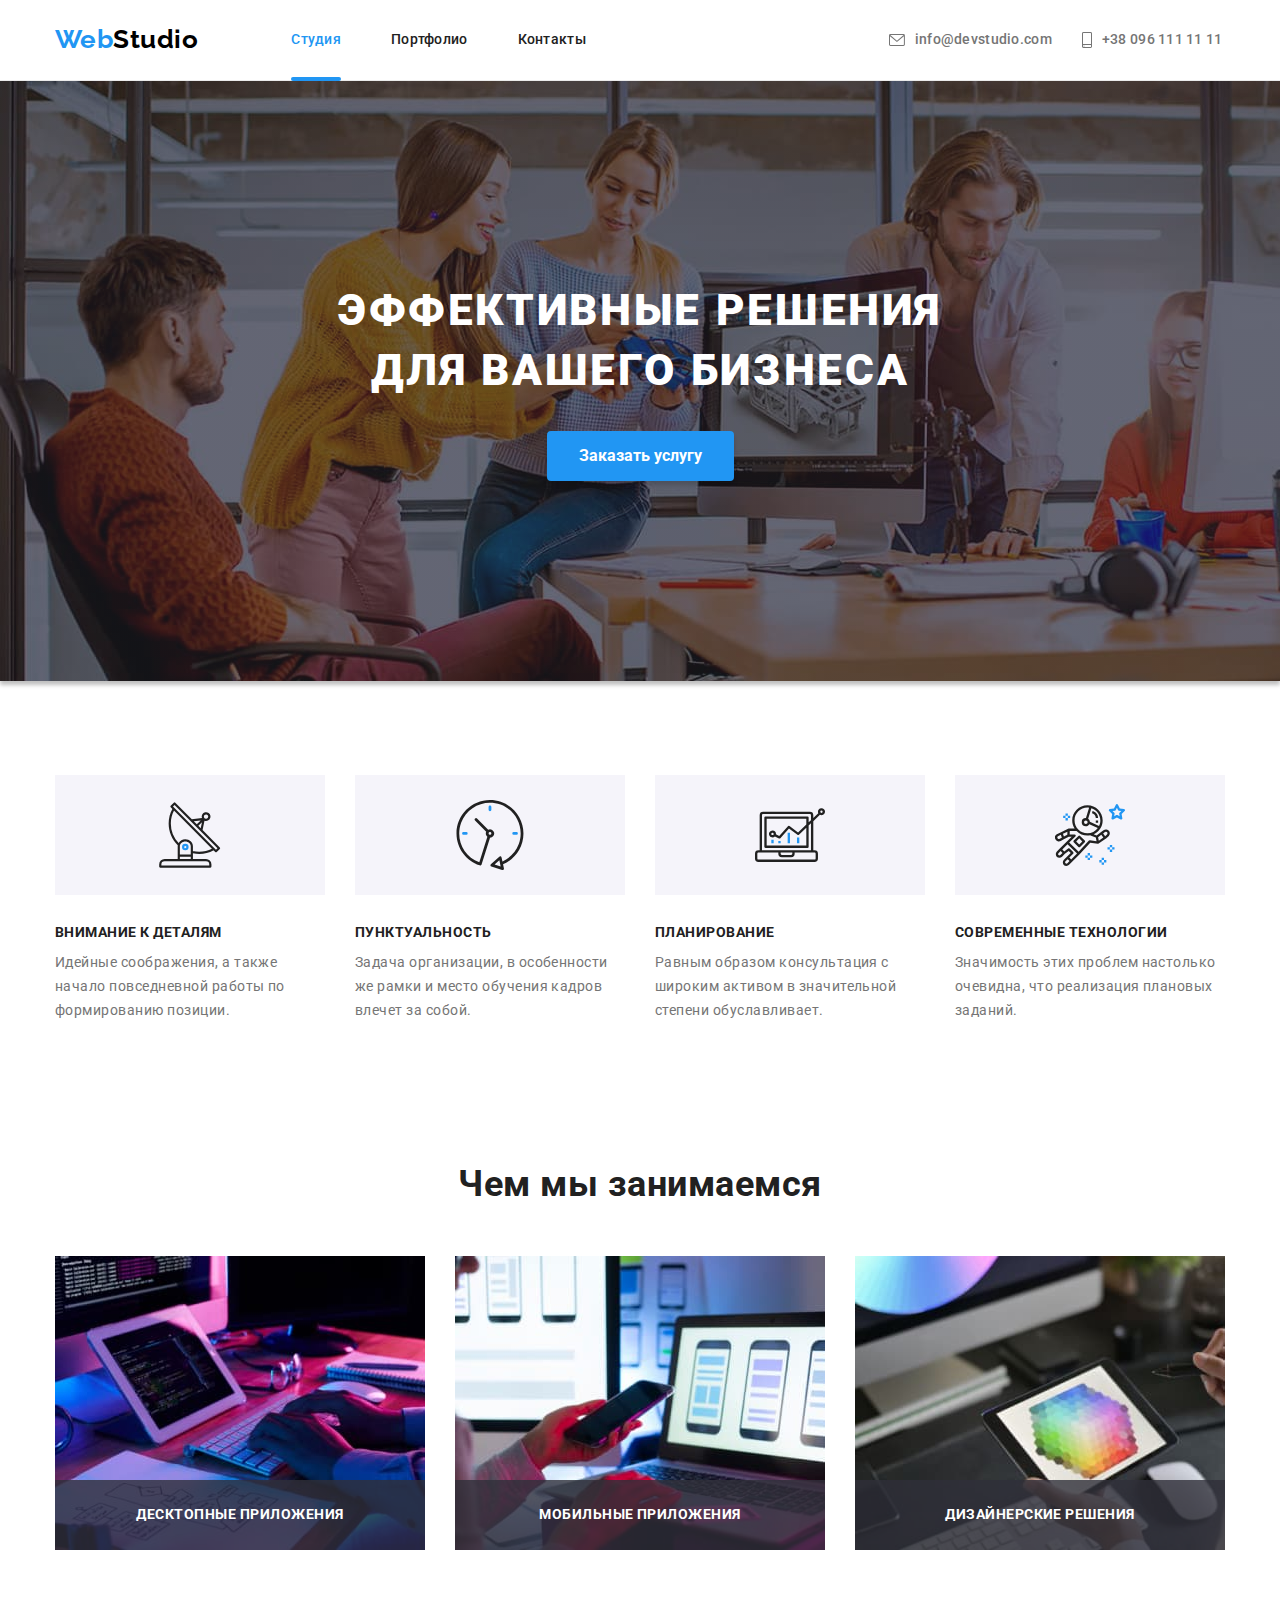
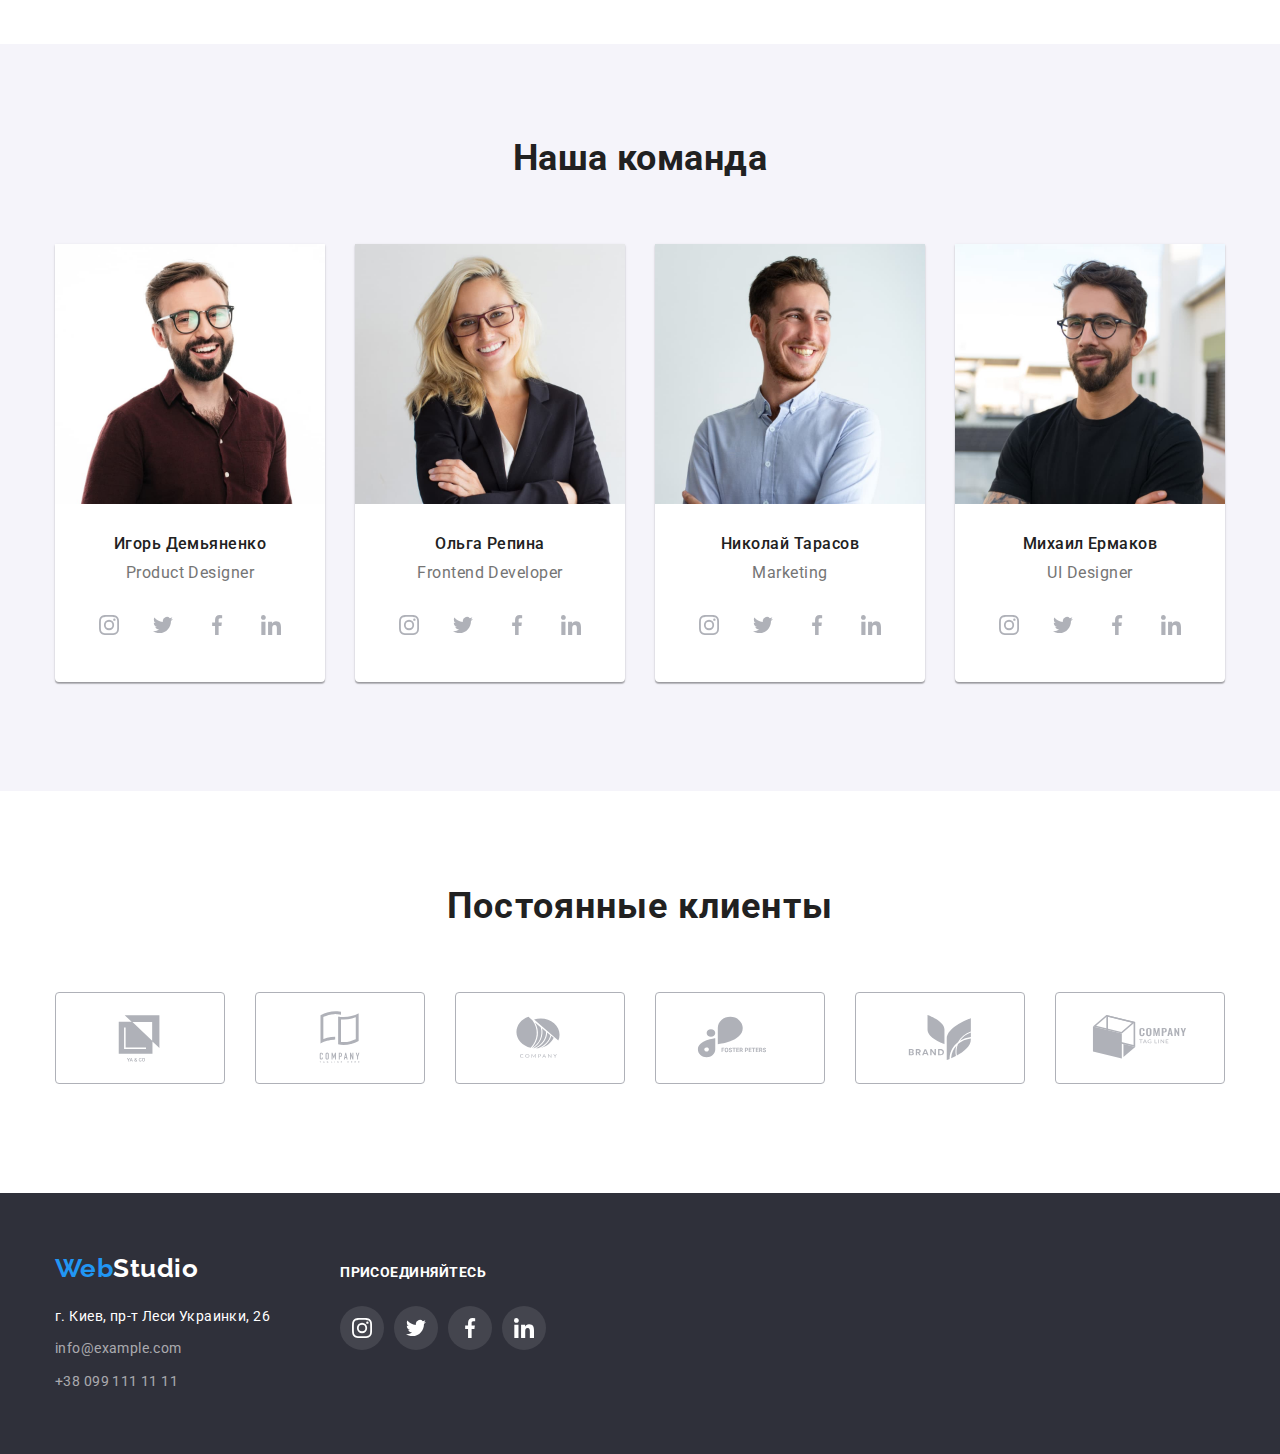
<file: index.html>
<!DOCTYPE html>
<html lang="ru">
  <head>
    <meta charset="UTF-8" />
    <meta http-equiv="X-UA-Compatible" content="IE=edge" />
    <meta name="viewport" content="width=device-width, initial-scale=1.0" />
    <title>Document</title>
    <link rel="preconnect" href="https://fonts.googleapis.com" />
    <link rel="preconnect" href="https://fonts.gstatic.com" crossorigin />
    <link
      href="https://fonts.googleapis.com/css2?family=Raleway:wght@700&family=Roboto:wght@400;500;700;900&display=swap"
      rel="stylesheet"
    />
    <link
      rel="stylesheet"
      href="https://cdnjs.cloudflare.com/ajax/libs/modern-normalize/1.1.0/modern-normalize.min.css"
      integrity="sha512-wpPYUAdjBVSE4KJnH1VR1HeZfpl1ub8YT/NKx4PuQ5NmX2tKuGu6U/JRp5y+Y8XG2tV+wKQpNHVUX03MfMFn9Q=="
      crossorigin="anonymous"
      referrerpolicy="no-referrer"
    />
    <link rel="stylesheet" href="./css/styles.css" />
  </head>

  <body>
    <!--Шапка сайта-->

    <header class="header">
      <div class="container">
        <div class="container-header">
          <a href="./index.html" class="logo"><span class="accent">Web</span>Studio </a>
          <nav class="header-nav">
            <ul class="header-site-nav list">
              <li class="header-site-nav-item">
                <a href="./index.html" class="header-site-link link current">Студия</a>
              </li>
              <li class="header-site-nav-item">
                <a href="./portfolio.html" class="header-site-link link">Портфолио</a>
              </li>
              <li class="header-site-nav-item">
                <a href="" class="link">Контакты</a>
              </li>
            </ul>
          </nav>

          <!--Контакты компании-->

          <ul class="header-contact-nav list">
            <li class="header-contact-nav-item">
              <a href="mailto:info@devstudio.com" class="header-contact-link link">
                <svg class="header-envelope-icon" width="16px" height="12px">
                  <use href="./images/icons.svg#icon-envelope"></use></svg
                >info@devstudio.com</a
              >
            </li>
            <li class="header-contact-nav-item">
              <a href="tel:+380961111111" class="header-contact-link link">
                <svg class="header-smartphone-icon" width="10px" height="16px">
                  <use href="./images/icons.svg#icon-smartphone"></use></svg
                >+38 096 111 11 11</a
              >
            </li>
          </ul>
        </div>
      </div>
    </header>

    <main>
      <!--Герой-->

      <section class="section">
        <div class="container-hero">
          <h1 class="hero-title">Эффективные решения для вашего бизнеса</h1>
          <button data-modal-open type="button" class="hero-button">Заказать услугу</button>
        </div>
      </section>

      <!--Наши преимущества-->

      <section class="section">
        <div class="container container-advantage">
          <ul class="advantage-list list">
            <li class="advantage-list-item">
              <div class="advantage-list-item-container">
                <svg class="advantage-list-icon" width="65.32px" height="70px">
                  <use href="./images/icons.svg#icon-antenna1"></use>
                </svg>
              </div>
              <h3 class="advantage-list-title">Внимание к деталям</h3>
              <p class="advantage-list-text">
                Идейные соображения, а также начало повседневной работы по формированию позиции.
              </p>
            </li>
            <li class="advantage-list-item">
              <div class="advantage-list-item-container">
                <svg class="advantage-list-icon" width="70px" height="70px">
                  <use href="./images/icons.svg#icon-clock1"></use>
                </svg>
              </div>
              <h3 class="advantage-list-title">Пунктуальность</h3>
              <p class="advantage-list-text">
                Задача организации, в особенности же рамки и место обучения кадров влечет за собой.
              </p>
            </li>
            <li class="advantage-list-item">
              <div class="advantage-list-item-container">
                <svg class="advantage-list-icon" width="70px" height="70px">
                  <use href="./images/icons.svg#icon-diagram1"></use>
                </svg>
              </div>
              <h3 class="advantage-list-title">Планирование</h3>
              <p class="advantage-list-text">
                Равным образом консультация с широким активом в значительной степени обуславливает.
              </p>
            </li>
            <li class="advantage-list-item">
              <div class="advantage-list-item-container">
                <svg class="advantage-list-icon" width="70px" height="70px">
                  <use href="./images/icons.svg#icon-astronaut1"></use>
                </svg>
              </div>
              <h3 class="advantage-list-title">Современные технологии</h3>
              <p class="advantage-list-text">
                Значимость этих проблем настолько очевидна, что реализация плановых заданий.
              </p>
            </li>
          </ul>
        </div>
      </section>

      <!--Сфера предоставления услуг компании-->

      <section class="section">
        <div class="container">
          <div class="container-service">
            <h2 class="service-title">Чем мы занимаемся</h2>
            <ul class="service-list list">
              <li class="service-list-item">
                <div class="service-item-thumb">
                  <img
                    class="service-image"
                    src="./images/box1.jpg"
                    alt="Работа с приложениями компьютера"
                    width="370"
                    height="294"
                  />
                  <p class="service-item-text">Десктопные приложения</p>
                </div>
              </li>
              <li class="service-list-item">
                <div class="service-item-thumb">
                  <img
                    class="service-image"
                    src="./images/img2.jpg"
                    alt="Работа с приложениями телефонов"
                    width="370"
                    height="294"
                  />
                  <p class="service-item-text">Мобильные приложения</p>
                </div>
              </li>
              <li class="service-list-item">
                <div class="service-item-thumb">
                  <img
                    class="service-image"
                    src="./images/box3.jpg"
                    alt="Работа с приложениями планшетов"
                    width="370"
                    height="294"
                  />
                  <p class="service-item-text">Дизайнерские решения</p>
                </div>
              </li>
            </ul>
          </div>
        </div>
      </section>

      <!--Команда компании-->

      <section class="section container-staff">
        <div class="container">
          <h2 class="staff-title">Наша команда</h2>
          <ul class="staff-list list">
            <li class="staff-list-item">
              <img
                src="./images/staff1.jpg"
                class="staff-image"
                alt="Product Designer"
                width="270"
                height="260"
              />
              <div class="container-staff-list">
                <h3 class="staff-list-title">Игорь Демьяненко</h3>
                <p class="staff-list-text">Product Designer</p>
                <ul class="networks-staff-list list">
                  <li class="networks-staff-list-item">
                    <a
                      href=""
                      class="networks-staff-list-link link"
                      aria-label="Instagram"
                      target="_blank"
                      rel="noopener norferrer"
                    >
                      <svg class="staff-list-icon" width="20px" height="20px">
                        <use href="./images/icons.svg#icon-instagram1"></use>
                      </svg>
                    </a>
                  </li>
                  <li class="networks-staff-list-item">
                    <a
                      href=""
                      class="networks-staff-list-link link"
                      aria-label="Twitter"
                      target="_blank"
                      rel="noopener norferrer"
                    >
                      <svg class="staff-list-icon" width="20px" height="20px">
                        <use href="./images/icons.svg#icon-twitter1"></use>
                      </svg>
                    </a>
                  </li>
                  <li class="networks-staff-list-item">
                    <a
                      href=""
                      class="networks-staff-list-link link"
                      aria-label="Facebook"
                      target="_blank"
                      rel="noopener norferrer"
                    >
                      <svg class="staff-list-icon" width="20px" height="20px">
                        <use href="./images/icons.svg#icon-facebook1"></use>
                      </svg>
                    </a>
                  </li>
                  <li class="networks-staff-list-item">
                    <a
                      href=""
                      class="networks-staff-list-link link"
                      aria-label="Linkedin"
                      target="_blank"
                      rel="noopener norferrer"
                    >
                      <svg class="staff-list-icon" width="20px" height="20px">
                        <use href="./images/icons.svg#icon-linkedin1"></use>
                      </svg>
                    </a>
                  </li>
                </ul>
              </div>
            </li>
            <li class="staff-list-item">
              <img
                src="./images/staff2.jpg"
                class="staff-image"
                alt="Frontend Developer"
                width="270"
                height="260"
              />
              <div class="container-staff-list">
                <h3 class="staff-list-title">Ольга Репина</h3>
                <p class="staff-list-text">Frontend Developer</p>
                <ul class="networks-staff-list list">
                  <li class="networks-staff-list-item">
                    <a
                      href=""
                      class="networks-staff-list-link link"
                      aria-label="Instagram"
                      target="_blank"
                      rel="noopener norferrer"
                    >
                      <svg class="staff-list-icon" width="20px" height="20px">
                        <use href="./images/icons.svg#icon-instagram1"></use>
                      </svg>
                    </a>
                  </li>
                  <li class="networks-staff-list-item">
                    <a
                      href=""
                      class="networks-staff-list-link link"
                      aria-label="Twitter"
                      target="_blank"
                      rel="noopener norferrer"
                    >
                      <svg class="staff-list-icon" width="20px" height="20px">
                        <use href="./images/icons.svg#icon-twitter1"></use>
                      </svg>
                    </a>
                  </li>
                  <li class="networks-staff-list-item">
                    <a
                      href=""
                      class="networks-staff-list-link link"
                      aria-label="Facebook"
                      target="_blank"
                      rel="noopener norferrer"
                    >
                      <svg class="staff-list-icon" width="20px" height="20px">
                        <use href="./images/icons.svg#icon-facebook1"></use>
                      </svg>
                    </a>
                  </li>
                  <li class="networks-staff-list-item">
                    <a
                      href=""
                      class="networks-staff-list-link link"
                      aria-label="Linkedin"
                      target="_blank"
                      rel="noopener norferrer"
                    >
                      <svg class="staff-list-icon" width="20px" height="20px">
                        <use href="./images/icons.svg#icon-linkedin1"></use>
                      </svg>
                    </a>
                  </li>
                </ul>
              </div>
            </li>
            <li class="staff-list-item">
              <img
                src="./images/staff3.jpg"
                class="staff-image"
                alt="Marketing"
                width="270"
                height="260"
              />
              <div class="container-staff-list">
                <h3 class="staff-list-title">Николай Тарасов</h3>
                <p class="staff-list-text">Marketing</p>
                <ul class="networks-staff-list list">
                  <li class="networks-staff-list-item">
                    <a
                      href=""
                      class="networks-staff-list-link link"
                      aria-label="Instagram"
                      target="_blank"
                      rel="noopener norferrer"
                    >
                      <svg class="staff-list-icon" width="20px" height="20px">
                        <use href="./images/icons.svg#icon-instagram1"></use>
                      </svg>
                    </a>
                  </li>
                  <li class="networks-staff-list-item">
                    <a
                      href=""
                      class="networks-staff-list-link link"
                      aria-label="Twitter"
                      target="_blank"
                      rel="noopener norferrer"
                    >
                      <svg class="staff-list-icon" width="20px" height="20px">
                        <use href="./images/icons.svg#icon-twitter1"></use>
                      </svg>
                    </a>
                  </li>
                  <li class="networks-staff-list-item">
                    <a
                      href=""
                      class="networks-staff-list-link link"
                      aria-label="Facebook"
                      target="_blank"
                      rel="noopener norferrer"
                    >
                      <svg class="staff-list-icon" width="20px" height="20px">
                        <use href="./images/icons.svg#icon-facebook1"></use>
                      </svg>
                    </a>
                  </li>
                  <li class="networks-staff-list-item">
                    <a
                      href=""
                      class="networks-staff-list-link link"
                      aria-label="Linkedin"
                      target="_blank"
                      rel="noopener norferrer"
                    >
                      <svg class="staff-list-icon" width="20px" height="20px">
                        <use href="./images/icons.svg#icon-linkedin1"></use>
                      </svg>
                    </a>
                  </li>
                </ul>
              </div>
            </li>
            <li class="staff-list-item">
              <img
                src="./images/staff4.jpg"
                class="staff-image"
                alt="UI Designer"
                width="270"
                height="260"
              />
              <div class="container-staff-list">
                <h3 class="staff-list-title">Михаил Ермаков</h3>
                <p class="staff-list-text">UI Designer</p>
                <ul class="networks-staff-list list">
                  <li class="networks-staff-list-item">
                    <a
                      href=""
                      class="networks-staff-list-link link"
                      aria-label="Instagram"
                      target="_blank"
                      rel="noopener norferrer"
                    >
                      <svg class="staff-list-icon" width="20px" height="20px">
                        <use href="./images/icons.svg#icon-instagram1"></use>
                      </svg>
                    </a>
                  </li>
                  <li class="networks-staff-list-item">
                    <a
                      href=""
                      class="networks-staff-list-link link"
                      aria-label="Twitter"
                      target="_blank"
                      rel="noopener norferrer"
                    >
                      <svg class="staff-list-icon" width="20px" height="20px">
                        <use href="./images/icons.svg#icon-twitter1"></use>
                      </svg>
                    </a>
                  </li>
                  <li class="networks-staff-list-item">
                    <a
                      href=""
                      class="networks-staff-list-link link"
                      aria-label="Facebook"
                      target="_blank"
                      rel="noopener norferrer"
                    >
                      <svg class="staff-list-icon" width="20px" height="20px">
                        <use href="./images/icons.svg#icon-facebook1"></use>
                      </svg>
                    </a>
                  </li>
                  <li class="networks-staff-list-item">
                    <a
                      href=""
                      class="networks-staff-list-link link"
                      aria-label="Linkedin"
                      target="_blank"
                      rel="noopener norferrer"
                    >
                      <svg class="staff-list-icon" width="20px" height="20px">
                        <use href="./images/icons.svg#icon-linkedin1"></use>
                      </svg>
                    </a>
                  </li>
                </ul>
              </div>
            </li>
          </ul>
        </div>
      </section>

      <!-------------!!! Постійні Клієнти !!! -------->

      <section class="section permanent-clients-container">
        <div class="container">
          <h2 class="permanent-clients-title">Постоянные клиенты</h2>
          <ul class="permanent-clients-list list">
            <li class="permanent-clients-list-item">
              <a
                href=""
                class="permanent-clients-list-link link"
                target="_blank"
                rel="noopener norferrer"
              >
                <svg class="permanent-clients-icon" width="106" height="60">
                  <use href="./images/icons.svg#icon-yaco"></use>
                </svg>
              </a>
            </li>
            <li class="permanent-clients-list-item">
              <a
                href=""
                class="permanent-clients-list-link link"
                target="_blank"
                rel="noopener norferrer"
              >
                <svg class="permanent-clients-icon" width="106" height="60">
                  <use href="./images/icons.svg#icon-taglinehere"></use>
                </svg>
              </a>
            </li>
            <li class="permanent-clients-list-item">
              <a
                href=""
                class="permanent-clients-list-link link"
                target="_blank"
                rel="noopener norferrer"
              >
                <svg class="permanent-clients-icon" width="106" height="60">
                  <use href="./images/icons.svg#icon-company"></use>
                </svg>
              </a>
            </li>
            <li class="permanent-clients-list-item">
              <a
                href=""
                class="permanent-clients-list-link-fosterpeters link"
                target="_blank"
                rel="noopener norferrer"
              >
                <svg class="permanent-clients-icon" width="106" height="60">
                  <use href="./images/icons.svg#icon-fosterpeters"></use>
                </svg>
              </a>
            </li>
            <li class="permanent-clients-list-item">
              <a
                href=""
                class="permanent-clients-list-link-brand link"
                target="_blank"
                rel="noopener norferrer"
              >
                <svg class="permanent-clients-icon" width="106" height="60">
                  <use href="./images/icons.svg#icon-brand"></use>
                </svg>
              </a>
            </li>
            <li class="permanent-clients-list-item">
              <a
                href=""
                class="permanent-clients-list-link-tagline link"
                target="_blank"
                rel="noopener norferrer"
              >
                <svg class="permanent-clients-icon" width="106" height="60">
                  <use href="./images/icons.svg#icon-tagline"></use>
                </svg>
              </a>
            </li>
          </ul>
        </div>
      </section>
    </main>

    <!-------------!!! FOOTER !!! -------------->
    <footer class="footer">
      <div class="container main-footer-container">
        <div class="container-footer">
          <a href="./index.html" class="footer logo"><span class="accent">Web</span>Studio </a>
          <address>
            <ul class="footer-list list">
              <li class="footer-list-item">
                <a href="" class="address" target="_blank" rel="noopener norferrer"
                  >г. Киев, пр-т Леси Украинки, 26</a
                >
              </li>
              <li class="footer-list-item">
                <a href="mailto:info@example.com" class="link">info@example.com</a>
              </li>
              <li class="footer-list-item">
                <a href="tel:+380991111111" class="link">+38 099 111 11 11</a>
              </li>
            </ul>
          </address>
        </div>

        <div class="footer-social-networks">
          <strong class="footer-social-networks-text">ПРИСОЕДИНЯЙТЕСЬ</strong>
          <ul class="footer-social-networks-list list">
            <li class="footer-social-networks-list-item">
              <a
                href=""
                class="footer-social-networks-list-link link"
                aria-label="Instagram"
                target="_blank"
                rel="noopener norferrer"
              >
                <svg class="footer-social-networks-list-icon" width="20" height="20">
                  <use href="./images/icons.svg#icon-instagram2"></use>
                </svg>
              </a>
            </li>
            <li class="footer-social-networks-list-item">
              <a
                href=""
                class="footer-social-networks-list-link link"
                aria-label="Twitter"
                target="_blank"
                rel="noopener norferrer"
              >
                <svg class="footer-social-networks-list-icon" width="20" height="20">
                  <use href="./images/icons.svg#icon-twitter2"></use>
                </svg>
              </a>
            </li>
            <li class="footer-social-networks-list-item">
              <a
                href=""
                class="footer-social-networks-list-link link"
                aria-label="Facebook"
                target="_blank"
                rel="noopener norferrer"
              >
                <svg class="footer-social-networks-list-icon" width="20" height="20">
                  <use href="./images/icons.svg#icon-facebook2"></use>
                </svg>
              </a>
            </li>
            <li class="footer-social-networks-list-item">
              <a
                href=""
                class="footer-social-networks-list-link link"
                aria-label="Linkedin"
                target="_blank"
                rel="noopener norferrer"
              >
                <svg class="footer-social-networks-list-icon" width="20" height="20">
                  <use href="./images/icons.svg#icon-linkedin2"></use>
                </svg>
              </a>
            </li>
          </ul>
        </div>
      </div>
    </footer>

    <!-- -----!!! Модальне вікно !!!----- -->

    <div class="backdrop is-hidden" data-modal>
      <div class="modal">
        <button data-modal-close type="button" class="close-modal-window">
          <svg class="modal-window-icon" width="11" height="11">
            <use href="./images/modalwindow.svg#icon-Vector-1"></use>
          </svg>
        </button>
      </div>
    </div>
    <script src="./js/modal.js"></script>
  </body>
</html>
</file>
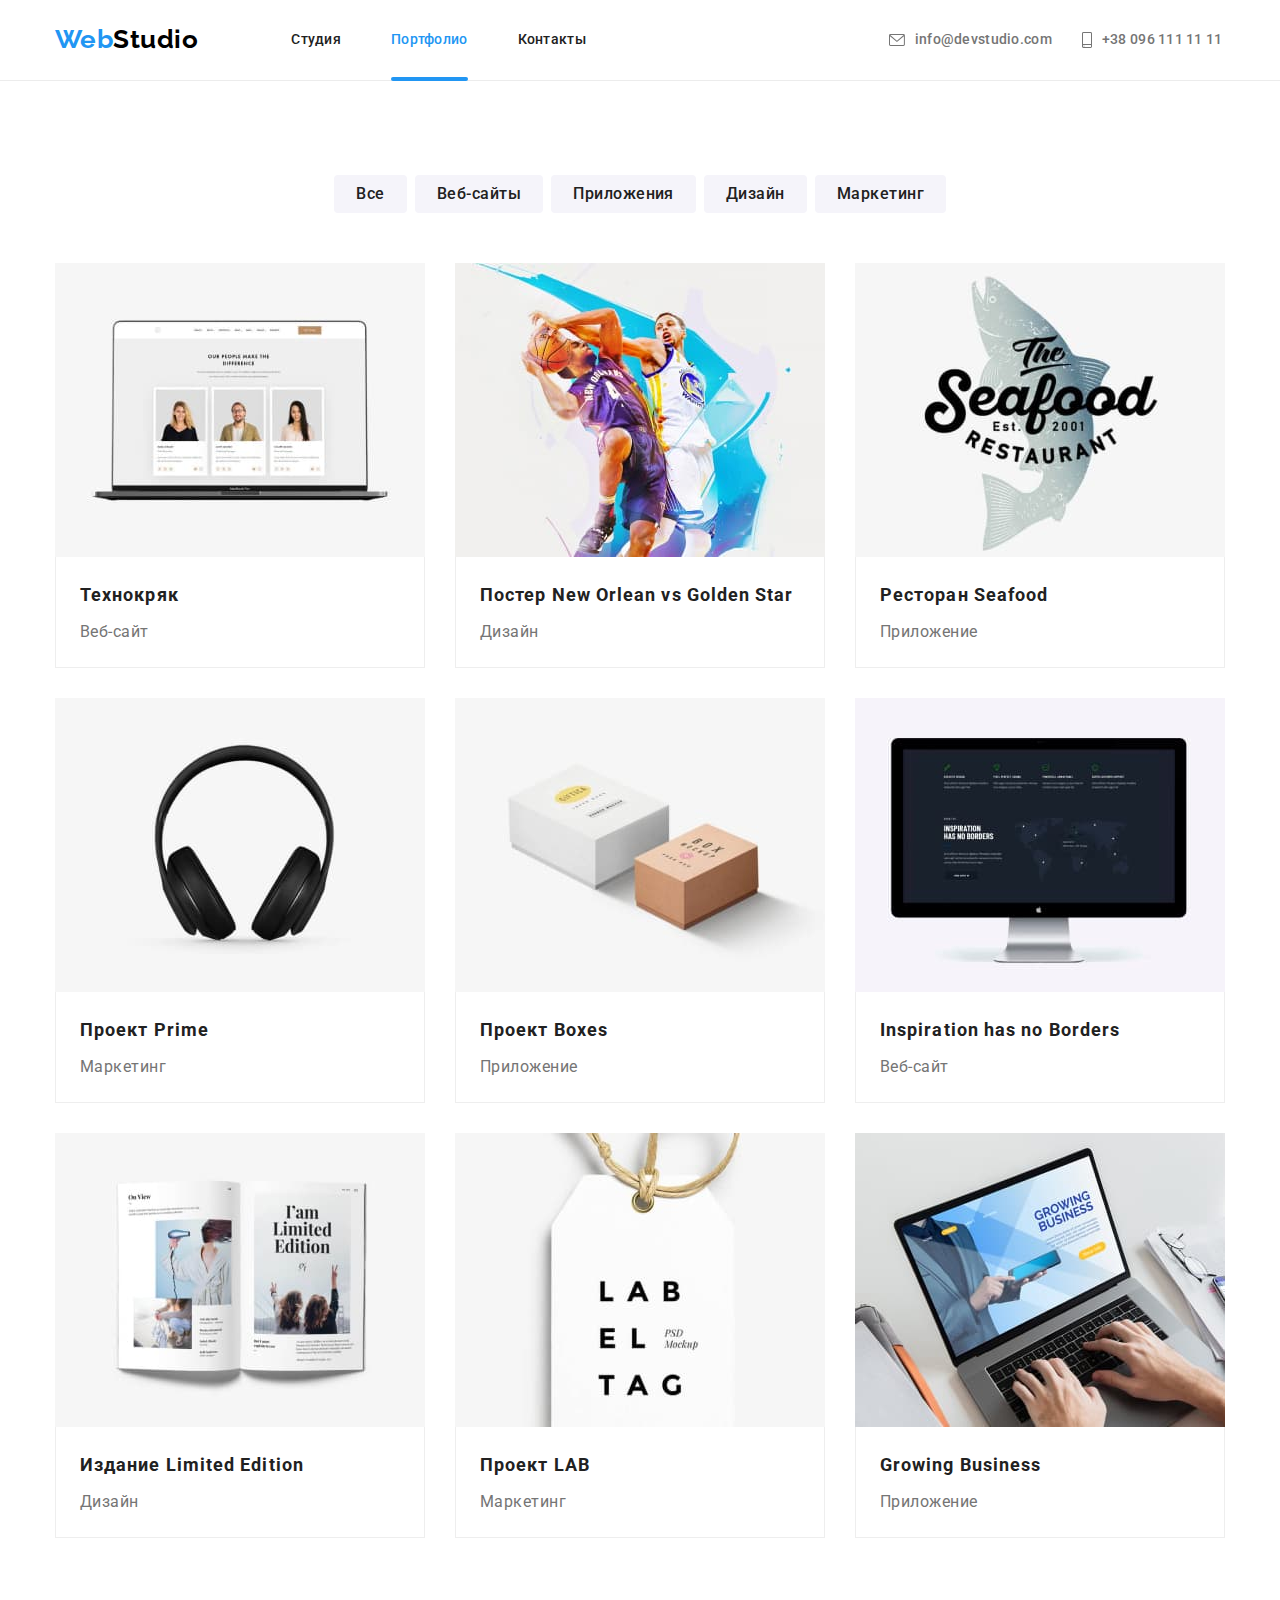
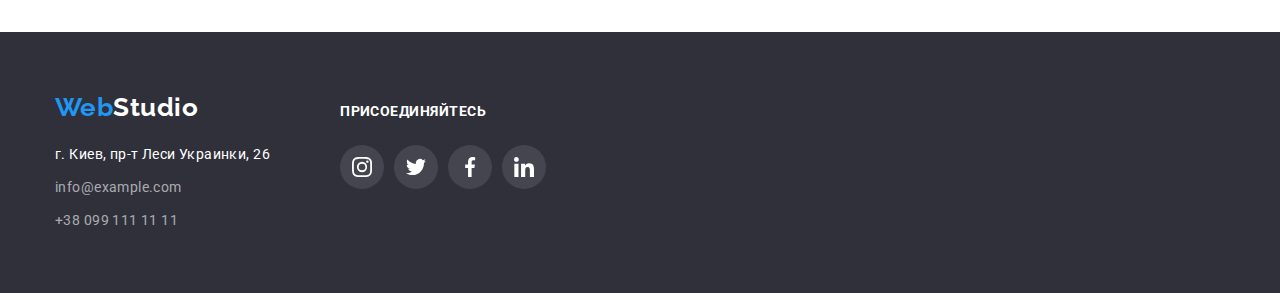
<file: portfolio.html>
<!DOCTYPE html>
<html lang="ru">
  <head>
    <meta charset="UTF-8" />
    <meta http-equiv="X-UA-Compatible" content="IE=edge" />
    <meta name="viewport" content="width=device-width, initial-scale=1.0" />
    <title>Document</title>
    <link rel="preconnect" href="https://fonts.googleapis.com" />
    <link rel="preconnect" href="https://fonts.gstatic.com" crossorigin />
    <link
      href="https://fonts.googleapis.com/css2?family=Raleway:wght@700&family=Roboto:wght@400;500;700;900&display=swap"
      rel="stylesheet"
    />
    <link
      rel="stylesheet"
      href="https://cdnjs.cloudflare.com/ajax/libs/modern-normalize/1.1.0/modern-normalize.min.css"
      integrity="sha512-wpPYUAdjBVSE4KJnH1VR1HeZfpl1ub8YT/NKx4PuQ5NmX2tKuGu6U/JRp5y+Y8XG2tV+wKQpNHVUX03MfMFn9Q=="
      crossorigin="anonymous"
      referrerpolicy="no-referrer"
    />
    <link rel="stylesheet" href="./css/styles.css" />
  </head>

  <body>
    <!--Шапка сайта-->

    <header class="header">
      <div class="container">
        <div class="container-header">
          <a href="./index.html" class="logo"> <span class="accent">Web</span>Studio </a>
          <nav class="header-nav">
            <ul class="header-site-nav list">
              <li class="header-site-nav-item">
                <a href="./index.html" class="header-site-link link">Студия</a>
              </li>
              <li class="header-site-nav-item">
                <a href="./portfolio.html" class="header-site-link link current">Портфолио</a>
              </li>
              <li class="header-site-nav-item">
                <a href="" class="link">Контакты</a>
              </li>
            </ul>
          </nav>

          <!--Контакты компании-->

          <ul class="header-contact-nav list">
            <li class="header-contact-nav-item">
              <a href="mailto:info@devstudio.com" class="header-contact-link link">
                <svg class="header-envelope-icon" width="16px" height="12px">
                  <use href="./images/icons.svg#icon-envelope"></use></svg
                >info@devstudio.com</a
              >
            </li>
            <li class="header-contact-nav-item">
              <a href="tel:+380961111111" class="header-contact-link link">
                <svg class="header-smartphone-icon" width="10px" height="16px">
                  <use href="./images/icons.svg#icon-smartphone"></use></svg
                >+38 096 111 11 11</a
              >
            </li>
          </ul>
        </div>
      </div>
    </header>

    <main>
      <!-- Список основных кнопок на странице "Portfolio" -->
      <section class="section-portfolio">
        <div class="container">
          <ul class="buttons-list list">
            <li class="buttons-list-item">
              <button type="button" class="btn btn-all">Все</button>
            </li>
            <li class="buttons-list-item">
              <button type="button" class="btn btn-websites">Веб-сайты</button>
            </li>
            <li class="buttons-list-item">
              <button type="button" class="btn btn-application">Приложения</button>
            </li>
            <li class="buttons-list-item">
              <button type="button" class="btn btn-design">Дизайн</button>
            </li>
            <li class="buttons-list-item">
              <button type="button" class="btn btn-marketing">Маркетинг</button>
            </li>
          </ul>

          <!-- Изображения услуг в картинках -->

          <ul class="spectrum-list list">
            <li class="spectrum-list-item">
              <a href="" class="spectrum-link link">
                <div class="spectrum-thumb">
                  <img
                    src="./images/технокряк.jpg"
                    class="spectrum-image"
                    alt="веб-сайт"
                    width="370"
                    height="294"
                  />
                  <div class="spectrum-thumb-text">
                    Технокряк это современная площадка распространения коронавируса. Компании
                    используют эту платформу для цифрового шпионажа и атак на защищённые сервера
                    конкурентов.
                  </div>
                </div>
                <div class="container-spectrum-title-text">
                  <h2 class="spectrum-title">Технокряк</h2>
                  <p class="spectrum-text">Веб-сайт</p>
                </div>
              </a>
            </li>
            <li class="spectrum-list-item">
              <a href="" class="spectrum-link link">
                <div class="spectrum-thumb">
                  <img
                    src="./images/постер.jpg"
                    class="spectrum-image"
                    alt="дизайн"
                    width="370"
                    height="294"
                  />
                  <div class="spectrum-thumb-text">
                    Технокряк это современная площадка распространения коронавируса. Компании
                    используют эту платформу для цифрового шпионажа и атак на защищённые сервера
                    конкурентов.
                  </div>
                </div>
                <div class="container-spectrum-title-text">
                  <h2 class="spectrum-title">Постер New Orlean vs Golden Star</h2>
                  <p class="spectrum-text">Дизайн</p>
                </div>
              </a>
            </li>
            <li class="spectrum-list-item">
              <a href="" class="spectrum-link link">
                <div class="spectrum-thumb">
                  <img
                    src="./images/ресторан.jpg"
                    class="spectrum-image"
                    alt="веб-сайт"
                    width="370"
                    height="294"
                  />
                  <div class="spectrum-thumb-text">
                    Технокряк это современная площадка распространения коронавируса. Компании
                    используют эту платформу для цифрового шпионажа и атак на защищённые сервера
                    конкурентов.
                  </div>
                </div>
                <div class="container-spectrum-title-text">
                  <h2 class="spectrum-title">Ресторан Seafood</h2>
                  <p class="spectrum-text">Приложение</p>
                </div>
              </a>
            </li>
            <li class="spectrum-list-item">
              <a href="" class="spectrum-link link">
                <div class="spectrum-thumb">
                  <img
                    src="./images/проектprime.jpg"
                    class="spectrum-image"
                    alt="маркетинг"
                    width="370"
                    height="294"
                  />
                  <div class="spectrum-thumb-text">
                    Технокряк это современная площадка распространения коронавируса. Компании
                    используют эту платформу для цифрового шпионажа и атак на защищённые сервера
                    конкурентов.
                  </div>
                </div>
                <div class="container-spectrum-title-text">
                  <h2 class="spectrum-title">Проект Prime</h2>
                  <p class="spectrum-text">Маркетинг</p>
                </div>
              </a>
            </li>
            <li class="spectrum-list-item">
              <a href="" class="spectrum-link link">
                <div class="spectrum-thumb">
                  <img
                    src="./images/проектboxes.jpg"
                    class="spectrum-image"
                    alt="приложение"
                    width="370"
                    height="294"
                  />
                  <div class="spectrum-thumb-text">
                    Технокряк это современная площадка распространения коронавируса. Компании
                    используют эту платформу для цифрового шпионажа и атак на защищённые сервера
                    конкурентов.
                  </div>
                </div>
                <div class="container-spectrum-title-text">
                  <h2 class="spectrum-title">Проект Boxes</h2>
                  <p class="spectrum-text">Приложение</p>
                </div>
              </a>
            </li>
            <li class="spectrum-list-item">
              <a href="" class="spectrum-link link">
                <div class="spectrum-thumb">
                  <img
                    src="./images/inspiration.jpg"
                    class="spectrum-image"
                    alt="веб-сайт"
                    width="370"
                    height="294"
                  />
                  <div class="spectrum-thumb-text">
                    Технокряк это современная площадка распространения коронавируса. Компании
                    используют эту платформу для цифрового шпионажа и атак на защищённые сервера
                    конкурентов.
                  </div>
                </div>
                <div class="container-spectrum-title-text">
                  <h2 class="spectrum-title">Inspiration has no Borders</h2>
                  <p class="spectrum-text">Веб-сайт</p>
                </div>
              </a>
            </li>
            <li class="spectrum-list-item">
              <a href="" class="spectrum-link link">
                <div class="spectrum-thumb">
                  <img
                    src="./images/издание.jpg"
                    class="spectrum-image"
                    alt="дизайн"
                    width="370"
                    height="294"
                  />
                  <div class="spectrum-thumb-text">
                    Технокряк это современная площадка распространения коронавируса. Компании
                    используют эту платформу для цифрового шпионажа и атак на защищённые сервера
                    конкурентов.
                  </div>
                </div>
                <div class="container-spectrum-title-text">
                  <h2 class="spectrum-title">Издание Limited Edition</h2>
                  <p class="spectrum-text">Дизайн</p>
                </div>
              </a>
            </li>
            <li class="spectrum-list-item">
              <a href="" class="spectrum-link link">
                <div class="spectrum-thumb">
                  <img
                    src="./images/проектlab.jpg"
                    class="spectrum-image"
                    alt="маркетинг"
                    width="370"
                    height="294"
                  />
                  <div class="spectrum-thumb-text">
                    Технокряк это современная площадка распространения коронавируса. Компании
                    используют эту платформу для цифрового шпионажа и атак на защищённые сервера
                    конкурентов.
                  </div>
                </div>
                <div class="container-spectrum-title-text">
                  <h2 class="spectrum-title">Проект LAB</h2>
                  <p class="spectrum-text">Маркетинг</p>
                </div>
              </a>
            </li>
            <li class="spectrum-list-item">
              <a href="" class="spectrum-link link">
                <div class="spectrum-thumb">
                  <img
                    src="./images/growingbusiness.jpg"
                    class="spectrum-image"
                    alt="приложение"
                    width="370"
                    height="294"
                  />
                  <div class="spectrum-thumb-text">
                    Технокряк это современная площадка распространения коронавируса. Компании
                    используют эту платформу для цифрового шпионажа и атак на защищённые сервера
                    конкурентов.
                  </div>
                </div>
                <div class="container-spectrum-title-text">
                  <h2 class="spectrum-title">Growing Business</h2>
                  <p class="spectrum-text">Приложение</p>
                </div>
              </a>
            </li>
          </ul>
        </div>
      </section>
    </main>

    <!--Footer-->
    <footer class="footer">
      <div class="container">
        <div class="main-footer-container">
          <div class="container-footer">
            <a href="./index.html" class="footer logo"><span class="accent">Web</span>Studio </a>
            <address>
              <ul class="footer-list list">
                <li class="footer-list-item">
                  <a href="" class="address" target="_blank" rel="noopener norferrer"
                    >г. Киев, пр-т Леси Украинки, 26</a
                  >
                </li>
                <li class="footer-list-item">
                  <a href="mailto:info@example.com" class="link">info@example.com</a>
                </li>
                <li class="footer-list-item">
                  <a href="tel:+380991111111" class="link">+38 099 111 11 11</a>
                </li>
              </ul>
            </address>
          </div>

          <div class="footer-social-networks">
            <strong class="footer-social-networks-text">ПРИСОЕДИНЯЙТЕСЬ</strong>
            <ul class="footer-social-networks-list list">
              <li class="footer-social-networks-list-item">
                <a
                  href=""
                  class="footer-social-networks-list-link link"
                  aria-label="Instagram"
                  target="_blank"
                  rel="noopener norferrer"
                >
                  <svg class="footer-social-networks-list-icon" width="20" height="20">
                    <use href="./images/icons.svg#icon-instagram2"></use>
                  </svg>
                </a>
              </li>
              <li class="footer-social-networks-list-item">
                <a
                  href=""
                  class="footer-social-networks-list-link link"
                  aria-label="Twitter"
                  target="_blank"
                  rel="noopener norferrer"
                >
                  <svg class="footer-social-networks-list-icon" width="20" height="20">
                    <use href="./images/icons.svg#icon-twitter2"></use>
                  </svg>
                </a>
              </li>
              <li class="footer-social-networks-list-item">
                <a
                  href=""
                  class="footer-social-networks-list-link link"
                  aria-label="Facebook"
                  target="_blank"
                  rel="noopener norferrer"
                >
                  <svg class="footer-social-networks-list-icon" width="20" height="20">
                    <use href="./images/icons.svg#icon-facebook2"></use>
                  </svg>
                </a>
              </li>
              <li class="footer-social-networks-list-item">
                <a
                  href=""
                  class="footer-social-networks-list-link link"
                  aria-label="Linkedin"
                  target="_blank"
                  rel="noopener norferrer"
                >
                  <svg class="footer-social-networks-list-icon" width="20" height="20">
                    <use href="./images/icons.svg#icon-linkedin2"></use>
                  </svg>
                </a>
              </li>
            </ul>
          </div>
        </div>
      </div>
    </footer>
  </body>
</html>
</file>
<file: css/styles.css>
/* Колір основного текста: #757575 */
/* Другорядний колір: #212121 */
/* Акцент: #2196F3 */
/* Акцент: color: rgba(255, 255, 255, 0.6); */
/* Колір фону: #2F303A; #FFFFFF; #E5E5E5; #F5F4FA; */
/* Колір головної кнопки: background: #2196F3;
/* Колір інших кнопок на сторінці Портфоліо: #F5F4FA; */
/* Колір Логотипу Studio: #000000; */

/* Задаємо глобальні зміни для блокової моделі */

html {
  box-sizing: border-box;
}

*,
*::before,
*::after {
  box-sizing: inherit;
}

/* Задаємо глобальні змінні */

:root {
  --primary-text-color: #757575;
  --title-text-color: #212121;
  --accent-color: #2196f3;
  --footer-contact-color: rgba(255, 255, 255, 0.6);
  --main-background-color: #e5e5e5;
  --second-background-color: #2f303a;
  --icons-main-color: #afb1b8;
  --main-timing-function: cubic-bezier(0.4, 0, 0.2, 1);
}

/* Задаємо основні параметри */

body {
  color: var(--primary-text-color);

  font-family: Roboto, sans-serif;
  font-style: normal;
  letter-spacing: 0.03em;
  margin: 0;
}

.container {
  width: 1200px;
  padding-left: 15px;
  padding-right: 15px;
  margin-right: auto;
  margin-left: auto;
}

.list {
  padding: 0px;
  margin: 0px;
  list-style: none;
}

img {
  padding-top: 0px;
  padding-bottom: 0px;

  display: block;
  max-width: 100%;
  height: auto;
}

/* Шапка сайта */

.header {
  display: flex;
  width: 100%;

  border-bottom: 1px solid #ececec;
  margin: 0;
}

.container-header {
  display: flex;
  align-items: center;
  align-items: center;

  margin-top: 0;
  margin-bottom: 0;
}

.header-site-nav {
  display: flex;
  justify-content: center;
  align-items: center;
  margin-left: 93px;
}

.header-site-nav .header-site-nav-item:not(:last-child) {
  margin-right: 50px;
}

.logo {
  font-family: Raleway;
  color: #000000;
  font-weight: 700;
  font-size: 26px;
  line-height: 1.2;
  text-decoration: none;
  cursor: pointer;

  margin: 0;
  padding: 0;

  transition-property: color;
  transition-duration: 250ms;
  transition-timing-function: var(--main-timing-function);
}

/* Логотип компанії */

.logo .accent {
  color: var(--accent-color);
}

/* .logo:hover,
.logo:focus {
  color: var(--accent-color);
} */

/* Навігація шапки сайта*/

.header-site-nav .link {
  display: block;

  padding-top: 32px;
  padding-bottom: 32px;
  margin-top: 0;
  margin-bottom: 0;

  color: var(--title-text-color);
}

/* Контакти компанії */

.header-contact-nav {
  display: flex;
  justify-content: center;
  align-items: center;
  margin-left: 303px;
  padding: 0px;
}

.header-contact-nav .link {
  display: flex;
  justify-content: center;
  align-items: center;
  padding-top: 32px;
  padding-bottom: 32px;
  margin: 0px;

  color: var(--primary-text-color);
}

.header-contact-nav .header-contact-nav-item:first-child {
  margin-right: 30px;
}

.header-envelope-icon,
.header-smartphone-icon {
  margin-right: 10px;
  padding: 0px;
  fill: currentColor;
}

/* .header-smartphone-icon {
  margin-left: 0;
  padding: 0;
} */
/* ! Об'єднання деяких класів навігації і контактів компанії ! */

.header-site-nav .link,
.header-contact-nav .link {
  font-weight: 500;
  font-size: 14px;
  font-style: normal;
  line-height: 1.14;
  letter-spacing: 0.02em;
  text-decoration: none;

  transition-property: color;
  transition-duration: 250ms;
  transition-timing-function: var(--main-timing-function);
}

/* .header-envelope-icon:hover,
.header-envelope-icon:focus,
.header-smartphone-icon:hover,
.header-smartphone-icon:focus {
  fill: var(--accent-color);
} */

.header-site-nav .link:hover,
.header-site-nav .link:focus,
.header-contact-nav .link:hover,
.header-contact-nav .link:focus {
  color: var(--accent-color);
}

/* .header-contact-nav .link:hover .header-envelope-icon,
.header-contact-nav .link:focus .header-envelope-icon,
.header-contact-nav .link:hover .header-smartphone-icon,
.header-contact-nav .link:focus .header-smartphone-icon {
  fill: var(--accent-color);
} */

.header-site-nav .link.current {
  color: var(--accent-color);
}

.current {
  position: relative;
}

.current::after {
  display: inline-block;

  content: '';
  position: absolute;

  left: 0;
  bottom: -1px;

  width: 100%;
  height: 4px;
  background-color: var(--accent-color);
  border-radius: 2px;

  animation-name: ChangeScaleX;
  animation-duration: 250ms;
  animation-timing-function: var(--main-timing-function);
}

@keyframes ChangeScaleX {
  0% {
    transform: scaleX(0);
  }
  100% {
    transform: scaleX(1);
  }
}

/* !!! Герой !!! */

.container-hero {
  max-width: 1600px;
  height: 600px;
  text-align: center;
  margin-left: auto;
  margin-right: auto;

  padding: 0px;
  margin-top: 0px;

  background-image: linear-gradient(to right, rgba(47, 48, 58, 0.4), rgba(47, 48, 58, 0.4)),
    url('../images/backgroundimg.jpg');
  box-shadow: 0px 4px 4px rgba(0, 0, 0, 0.25);
}

.hero-title {
  display: block;
  margin: 0 auto;
  color: #ffffff;
  font-weight: 900;
  font-style: normal;
  font-size: 44px;
  line-height: 1.36;
  letter-spacing: 0.06em;
  text-transform: uppercase;

  max-width: 695px;
  text-align: center;
  margin-top: 0px;
  margin-bottom: 30px;
  padding-top: 200px;
}

.hero-button {
  padding: 10px 32px;
  margin-top: 0;

  background-color: var(--accent-color);
  box-shadow: 0px 4px 4px rgba(0, 0, 0, 0.15);
  border-radius: 4px;
  border: none;

  color: #ffffff;
  font-family: Roboto, sans-serif;
  font-style: normal;
  font-weight: 700;
  font-size: 16px;
  line-height: 1.87;
  text-align: center;
  cursor: pointer;

  transition-property: background-color;
  transition-duration: 250ms;
  transition-timing-function: var(--main-timing-function);
}

.hero-button:hover {
  background-color: #188ce8;
}

/* Заголовки тем: */
/* Наші переваги */ /* Сфера надання послуг компанії */
/* Команда компанії */

/* Наші переваги */

.container-advantage {
  padding-top: 94px;
  padding-bottom: 47px;
}

.advantage-list {
  display: flex;
  padding-top: 0;
  padding-bottom: 47px;
  margin: -15px;
}

.advantage-list .advantage-list-item {
  flex-basis: calc((100% - 30px * 4) / 4);
  margin: 15px;
  align-items: center;
  justify-content: center;
}

.advantage-list .advantage-list-title {
  color: var(--title-text-color);
  font-weight: 700;
  font-size: 14px;
  line-height: 1.14;
  text-transform: uppercase;

  align-items: center;
  margin-bottom: 10px;
  margin-top: 0;
}

.advantage-list-item-container {
  display: flex;
  justify-content: center;
  align-items: center;

  margin-bottom: 30px;
  padding: 0;

  width: 270px;
  height: 120px;
  background-color: #f5f4fa;
}

.advantage-list .advantage-list-text {
  font-weight: 400;
  font-size: 14px;
  line-height: 1.71;

  margin-top: 0px;
  margin-bottom: 0;
}

/* ------ !!! Сфера надання послуг компанії !!!--------- */

.container-service {
  padding-top: 47px;
  padding-bottom: 94px;
}

.service-title {
  font-weight: 700;
  font-size: 36px;
  line-height: 1.16;
  text-align: center;

  color: var(--title-text-color);

  margin-top: 0;
  margin-bottom: 50px;
}

.service-list {
  display: flex;
  margin: -15px;
  padding-bottom: 0;
  justify-content: center;
  align-items: center;
}

.service-list .service-list-item {
  flex-basis: calc((100% - 90) / 3);
  margin: 15px;
}

.service-item-thumb {
  position: relative;
}

.service-item-text {
  font-weight: 700;
  font-size: 14px;
  line-height: 1.14;
  text-align: center;
  text-transform: uppercase;

  color: #ffffff;
  background-color: rgba(47, 48, 58, 0.8);

  width: 100%;

  position: absolute;

  left: 0;
  bottom: 0;

  padding-top: 27px;
  padding-bottom: 27px;
  margin: 0;
}

/*--------------!!! Команда компанії !!!----------- */

.container-staff {
  background-color: #f5f4fa;
  padding-top: 94px;
  padding-bottom: 94px;
}

.staff-title {
  color: var(--title-text-color);
  font-weight: 700;
  font-size: 36px;
  line-height: 1.16;
  text-align: center;

  padding-top: 0;
  padding-bottom: 0;
  margin-top: 0;
  margin-bottom: 0;
}

.staff-list {
  display: flex;
  margin: -15px;

  padding-top: 0;
  padding-bottom: 0;
  margin-top: 50px;
  margin-bottom: 0;
}

.staff-list .staff-list-item {
  padding-top: 0;

  flex-basis: calc((100% - 120) / 4);
  margin: 15px;

  text-align: center;

  background-color: #ffffff;
  box-shadow: 0px 1px 3px rgba(0, 0, 0, 0.12), 0px 1px 1px rgba(0, 0, 0, 0.14),
    0px 2px 1px rgba(0, 0, 0, 0.2);
  border-radius: 0px 0px 4px 4px;
}

.container-staff-list {
  padding-top: 30px;
  padding-bottom: 30px;
}

.staff-list .staff-list-title,
.staff-list .staff-list-text {
  font-size: 16px;
  line-height: 1.19;
}

.staff-list .staff-list-title {
  font-weight: 500;
  color: var(--title-text-color);

  margin-top: 0;
  margin-bottom: 10px;
}

.staff-list .staff-list-text {
  font-weight: 400;
  color: var(--primary-text-color);

  margin-top: 0;
  margin-bottom: 0;
  padding-bottom: 0;
  padding-top: 0;
}

.networks-staff-list {
  display: flex;
  justify-content: center;
  align-items: center;
  margin: -5px;

  padding-top: 0;
  margin-top: 16px;
  margin-bottom: 0;
}

.networks-staff-list .networks-staff-list-item {
  flex-basis: calc((100% - 40) / 4);
  margin: 5px;
}

.networks-staff-list-link {
  display: flex;
  justify-content: center;
  align-items: center;
  color: var(--icons-main-color);
  background-color: #fff;

  width: 44px;
  height: 44px;

  border-radius: 50%;

  transition-property: color, background-color;
  transition-duration: 250ms;
  transition-timing-function: var(--main-timing-function);
}

.networks-staff-list .staff-list-icon {
  fill: currentColor;
}

.networks-staff-list-link:hover,
.networks-staff-list-link:focus {
  color: #ffffff;
  background-color: var(--accent-color);
}

/* -------------!!! Постійні Клієнти !!!------------------*/

.permanent-clients-container {
  padding-top: 94px;
  padding-bottom: 94px;
}

.permanent-clients-title {
  font-weight: 700;
  font-size: 36px;
  line-height: 1, 16;
  text-align: center;
  letter-spacing: 0.03em;

  color: var(--title-text-color);

  padding-top: 0;
  padding-bottom: 0;
  margin-top: 0;
  margin-bottom: 0;
}

.permanent-clients-list {
  display: flex;
  justify-content: center;
  margin: -15px;

  padding-top: 0;
  padding-bottom: 0;
  margin-top: 50px;
  margin-bottom: 0;
}

.permanent-clients-list-item {
  flex-basis: calc((100% - 180) / 6);
  margin: 15px;
}

.permanent-clients-list .link {
  display: flex;
  width: 170px;
  height: 92px;
  justify-content: center;
  align-items: center;

  color: var(--icons-main-color);
  background-color: #fff;

  border: 1px solid var(--icons-main-color);
  border-radius: 4px;

  transition-property: color, border-color;
  transition-duration: 250ms;
  transition-timing-function: var(--main-timing-function);
}

.permanent-clients-list .link:hover,
.permanent-clients-list .link:focus {
  color: var(--accent-color);
  border-color: var(--accent-color);
}

.permanent-clients-list .permanent-clients-icon {
  fill: currentColor;
}

/* !!! Список основних кнопок на сторінці "Portfolio" */

.section-portfolio {
  padding-top: 94px;
  padding-bottom: 94px;
}

/* Оформлення всіх кнопок !!! */

.buttons-list .btn {
  color: var(--title-text-color);
  background-color: #f5f4fa;
  border-radius: 4px;
  text-align: center;

  display: block;
  padding: 6px 22px;
  border: transparent;

  font-family: 'Roboto', sans-serif;
  font-style: normal;
  font-weight: 500;
  font-size: 16px;
  line-height: 1.62;
  letter-spacing: 0.03em;

  min-width: 73px;
  max-width: 145px;

  cursor: pointer;

  transition-property: color, background-color, box-shadow;
  transition-duration: 250ms;
  transition-timing-function: var(--main-timing-function);
}

.buttons-list-item:not(:first-child) {
  margin-left: 8px;
}

.buttons-list .btn:hover,
.buttons-list .btn:focus {
  color: #ffffff;
  background-color: var(--accent-color);
  box-shadow: 0px 3px 1px rgba(0, 0, 0, 0.1), 0px 1px 2px rgba(0, 0, 0, 0.08),
    0px 2px 2px rgba(0, 0, 0, 0.12);
}

.buttons-list {
  display: flex;
  flex-direction: row;
  justify-content: center;

  padding: 0px;
  margin: 0px 0px 50px 0px;

  list-style: none;
}

/* !!! Зображення послуг в картинках на сторінці "Portfolio" !!! */

.spectrum-list {
  display: flex;
  flex-wrap: wrap;
  padding-top: 0;
  padding-bottom: 0px;
  margin: 0 auto;
  margin: -15px;
}

.spectrum-list .spectrum-list-item {
  flex-basis: calc((100% - 60) / 3);
  margin: 15px;

  /* background: #ffffff; */
  /* border: 1px solid #eeeeee; */
  /* box-sizing: border-box; */
}

.spectrum-list .spectrum-link {
  display: block;

  transition-property: box-shadow;
  transition-duration: 250ms;
  transition-timing-function: var(--main-timing-function);
}

.spectrum-list .link:hover,
.spectrum-list .link:focus {
  box-shadow: 0px 1px 1px rgba(0, 0, 0, 0.12), 0px 4px 4px rgba(0, 0, 0, 0.06),
    1px 4px 6px rgba(0, 0, 0, 0.16);
}

.spectrum-thumb {
  position: relative;
  overflow: hidden;
}

.spectrum-thumb-text {
  font-size: 18px;
  line-height: 1.55;

  color: #ffffff;
  background-color: rgba(33, 150, 243, 0.9);

  padding: 63px 24px;
  margin: 0;

  position: absolute;

  top: 0;
  left: 0;

  width: 100%;
  height: 100%;

  transform: translateY(100%);

  transition-property: transform;
  transition-duration: 250ms;
  transition-timing-function: var(--main-timing-function);
}

.spectrum-link:hover .spectrum-thumb-text,
.spectrum-link:focus .spectrum-thumb-text {
  transform: translateY(0);
}

.container-spectrum-title-text {
  border-left: 1px solid #eeeeee;
  border-bottom: 1px solid #eeeeee;
  border-right: 1px solid #eeeeee;

  margin: 0px;
  padding-top: 20px;
  padding-left: 24px;
  padding-bottom: 20px;
}

.spectrum-list .spectrum-title {
  padding: 0;

  margin-bottom: 4px;
  margin-top: 0;
}

.spectrum-list .spectrum-text {
  padding: 0px;
  margin-bottom: 0;
  margin-top: 0;
}

.spectrum-list .spectrum-list-item:nth-child(3n) {
  margin-right: 0;
}

.spectrum-title {
  color: var(--title-text-color);
  letter-spacing: 0.06em;
  font-size: 18px;
  line-height: 2;
  text-decoration: none;
}

.spectrum-text {
  color: var(--primary-text-color);
  font-weight: 400;
  font-size: 16px;
  line-height: 1.87;
}
.spectrum-link {
  text-decoration: none;
}

/*--------------------!!! Футер !!!------------------------- */

.footer {
  background-color: var(--second-background-color);

  padding-top: 60px;
  padding-bottom: 60px;
}

.footer.logo {
  color: #ffffff;

  padding: 0;
  margin: 0;
}

.footer-list {
  margin-top: 20px;
  padding: 0;
}

.footer.logo:hover {
  color: var(--accent-color);
}

.footer-list .address {
  font-style: normal;
  font-weight: 400;
  font-size: 14px;
  line-height: 1.71;
  letter-spacing: 0.03em;
  color: #ffffff;
  text-decoration: none;

  transition-property: color;
  transition-duration: 250ms;
  transition-timing-function: var(--main-timing-function);
}

.footer-list .footer-list-item:not(:first-child) {
  margin-top: 9px;
}

.footer-list .link {
  color: var(--footer-contact-color);
  font-style: normal;
  font-weight: 400;
  font-size: 14px;
  line-height: 1.71;
  letter-spacing: 0.03em;
  text-decoration: none;

  transition-property: color;
  transition-duration: 250ms;
  transition-timing-function: var(--main-timing-function);
}

.footer-list .address:hover,
.footer-list .address:focus,
.footer-list .link:hover,
.footer-list .link:focus {
  color: var(--accent-color);
}

.footer-social-networks-text {
  color: #ffffff;

  font-size: 14px;
  line-height: 1.14;
  text-transform: uppercase;
}

.main-footer-container {
  display: flex;
  align-items: baseline;
}

.footer-social-networks {
  margin-left: 70px;
}

.footer-social-networks-list {
  display: flex;
  justify-content: center;
  align-items: center;
  margin: -5px;
  margin-top: 20px;
}

.footer-social-networks-list-item {
  flex-basis: calc((100% - 40) / 4);
  margin: 5px;
  justify-content: center;
  align-items: center;
}

.footer-social-networks-list .link {
  display: flex;
  justify-content: center;
  align-items: center;
  width: 44px;
  height: 44px;

  background-color: rgba(255, 255, 255, 0.1);
  border-radius: 50%;

  transition-property: background-color;
  transition-duration: 250ms;
  transition-timing-function: var(--main-timing-function);
}

.footer-social-networks-list .link:hover,
.footer-social-networks-list .link:focus {
  background-color: var(--accent-color);
}

/* ---------!!!Модальне Вікно!!!------- */

.backdrop {
  position: fixed;

  top: 0;
  left: 0;

  width: 100%;
  height: 100%;

  background-color: rgba(0, 0, 0, 0.2);

  transition-property: opacity, visibility;
  transition-duration: 250ms;
  transition-timing-function: var(--main-timing-function);
}

.backdrop.is-hidden {
  opacity: 0;
  visibility: hidden;
  pointer-events: none;
}

.backdrop.is-hidden .modal {
  transform: translate(-50%, -50%) scale(0.5);
}

.modal {
  background-color: #ffffff;

  box-shadow: 0px 1px 3px rgba(0, 0, 0, 0.12), 0px 1px 1px rgba(0, 0, 0, 0.14),
    0px 2px 1px rgba(0, 0, 0, 0.2);
  border-radius: 4px;
  position: absolute;

  padding: 40px;

  min-width: 528px;
  min-height: 581px;

  top: 50%;
  left: 50%;

  transform: translate(-50%, -50%) scale(1);

  transition-property: transform;
  transition-duration: 250ms;
  transition-timing-function: var(--main-timing-function);
}

.close-modal-window {
  position: absolute;

  display: flex;
  align-items: center;
  justify-content: center;

  top: 8px;
  right: 8px;

  padding: 10px;
  margin: 0;

  border: 1px solid rgba(0, 0, 0, 0.1);
  border-radius: 50%;

  background-color: #ffffff;
  cursor: pointer;
}
</file>
